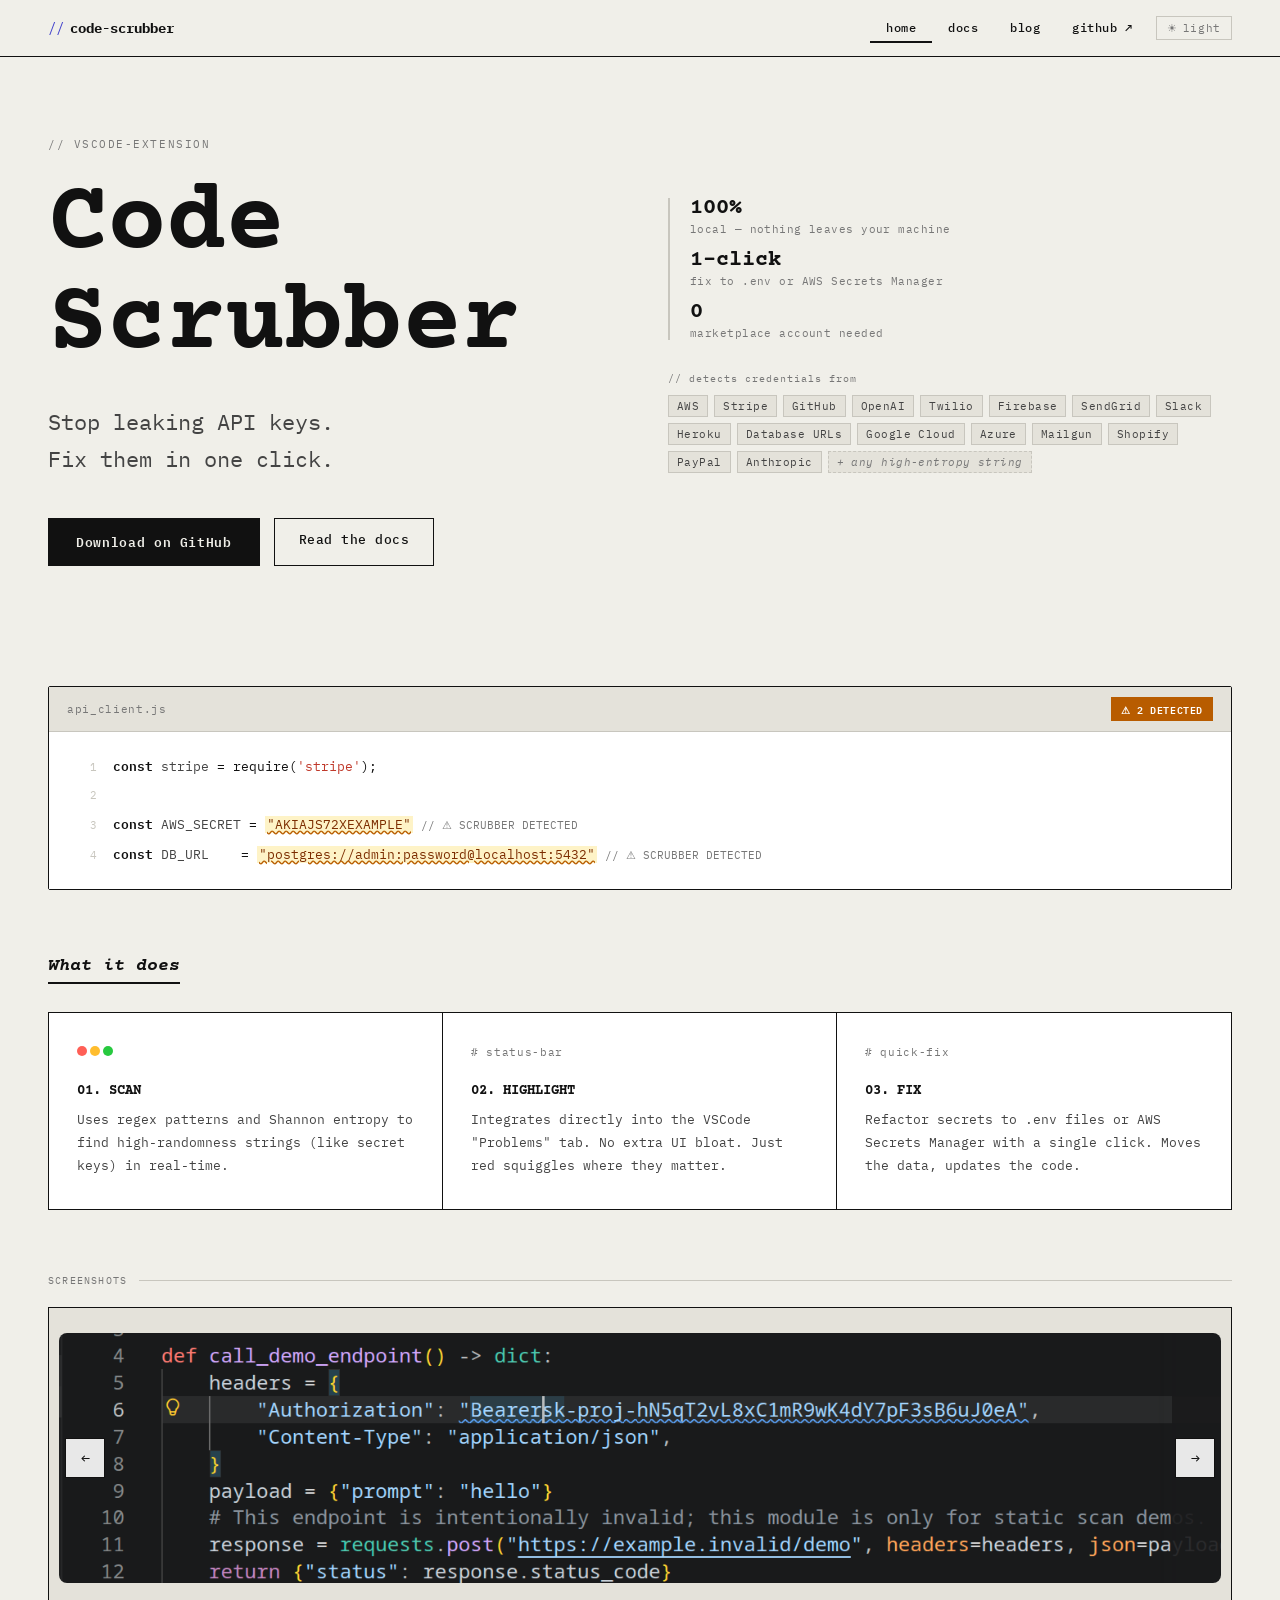
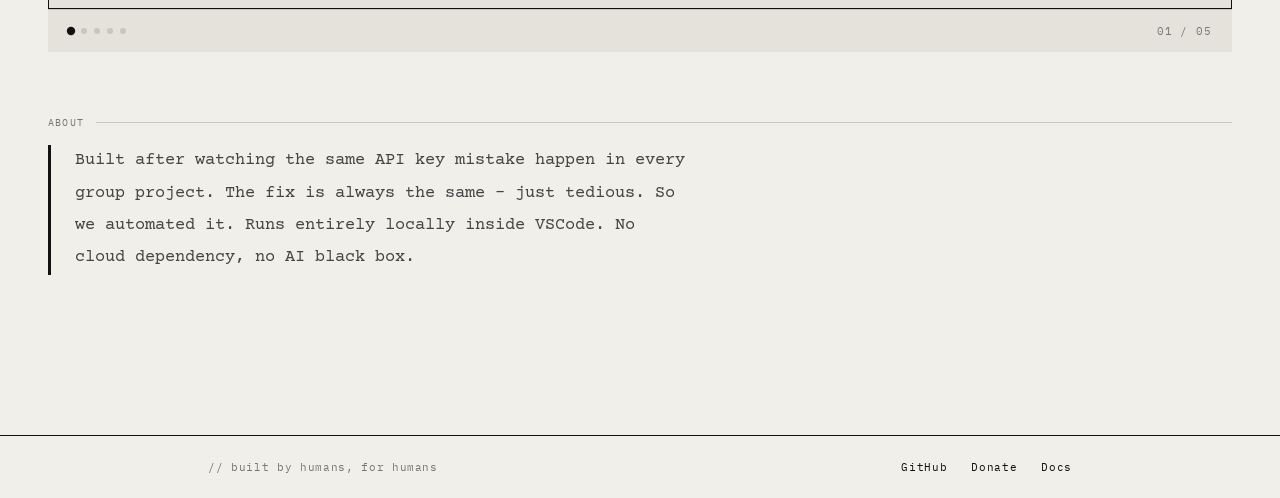
<file: index.html>
<!DOCTYPE html>
<html lang="en">
<head>
  <meta charset="UTF-8" />
  <meta name="viewport" content="width=device-width, initial-scale=1.0" />
  <title>Code Scrubber — Stop leaking API keys</title>
  <meta name="description" content="A VSCode extension that scans your workspace for leaked API keys and credentials, and fixes them in one click." />
  <meta property="og:title" content="Code Scrubber" />
  <meta property="og:description" content="Stop leaking API keys. Fix them in one click." />
  <meta property="og:image" content="assets/img/og-image.png" />
  <link rel="icon" type="image/x-icon" href="assets/img/favicon.ico">
  <link rel="shortcut icon" href="assets/img/favicon.ico">
  <link rel="stylesheet" href="assets/css/base.css" />
  <link rel="stylesheet" href="assets/css/nav.css" />
  <link rel="stylesheet" href="assets/css/home.css" />
  <link rel="stylesheet" href="assets/css/footer.css" />
</head>
<body>

  <nav>
    <div class="nav-inner">
      <a class="nav-logo" href="index.html"><span class="logo-slash">// </span>code-scrubber</a>
      <div class="nav-right">
        <div class="nav-links">
          <a class="nav-link" href="index.html">home</a>
          <a class="nav-link" href="docs.html">docs</a>
          <a class="nav-link" href="blog.html">blog</a>
          <a class="nav-link" href="https://github.com/twilight0963/code-scrubber" target="_blank">github ↗</a>
        </div>
        <button class="theme-btn" id="theme-btn">
          <span id="theme-icon">☀</span><span id="theme-label">light</span>
        </button>
      </div>
    </div>
  </nav>

  <div class="wrap">
    <div class="hero-layout">
      <div>
        <div class="hero-eyebrow">// vscode-extension</div>
        <h1>Code<br>Scrubber</h1>
        <div class="hero-sub">Stop leaking API keys.<br>Fix them in one click.</div>
        <div class="hero-btns">
          <a class="btn-dark" href="https://github.com/twilight0963/code-scrubber/releases" target="_blank">Download on GitHub</a>
          <a class="btn-outline" href="docs.html">Read the docs</a>
        </div>
      </div>
      <div>
        <div class="hero-info">
          <div class="hero-stat-row">
            <div class="hero-stat">
              <span class="hero-stat-num">100%</span>
              <span class="hero-stat-label">local — nothing leaves your machine</span>
            </div>
            <div class="hero-stat">
              <span class="hero-stat-num">1-click</span>
              <span class="hero-stat-label">fix to .env or AWS Secrets Manager</span>
            </div>
            <div class="hero-stat">
              <span class="hero-stat-num">0</span>
              <span class="hero-stat-label">marketplace account needed</span>
            </div>
          </div>
          <div class="hero-detects">
            <div class="hero-detects-label">// detects credentials from</div>
            <div class="hero-tags">
              <span class="hero-tag">AWS</span>
              <span class="hero-tag">Stripe</span>
              <span class="hero-tag">GitHub</span>
              <span class="hero-tag">OpenAI</span>
              <span class="hero-tag">Twilio</span>
              <span class="hero-tag">Firebase</span>
              <span class="hero-tag">SendGrid</span>
              <span class="hero-tag">Slack</span>
              <span class="hero-tag">Heroku</span>
              <span class="hero-tag">Database URLs</span>
              <span class="hero-tag">Google Cloud</span>
              <span class="hero-tag">Azure</span>
              <span class="hero-tag">Mailgun</span>
              <span class="hero-tag">Shopify</span>
              <span class="hero-tag">PayPal</span>
              <span class="hero-tag">Anthropic</span>
              <span class="hero-tag hero-tag-more">+ any high-entropy string</span>
            </div>
          </div>
        </div>
      </div>
    </div>

    <div class="code-preview">
      <div class="code-bar">
        <span class="code-bar-name">api_client.js</span>
        <span class="code-badge">⚠ 2 DETECTED</span>
      </div>
      <div class="code-body">
        <span class="code-line"><span class="ln">1</span><span class="tok-k">const</span> <span class="tok-v">stripe</span> = require(<span class="tok-s">'stripe'</span>);</span>
        <span class="code-line"><span class="ln">2</span>&nbsp;</span>
        <span class="code-line"><span class="ln">3</span><span class="tok-k">const</span> <span class="tok-v">AWS_SECRET</span> = <span class="tok-flag">"AKIAJS72XEXAMPLE"</span> <span class="tok-c">// ⚠ SCRUBBER DETECTED</span></span>
        <span class="code-line"><span class="ln">4</span><span class="tok-k">const</span> <span class="tok-v">DB_URL</span>&nbsp;&nbsp;&nbsp;&nbsp;= <span class="tok-flag">"postgres://admin:password@localhost:5432"</span> <span class="tok-c">// ⚠ SCRUBBER DETECTED</span></span>
      </div>
    </div>

    <div class="page-section">
      <div class="what-heading">What it does</div>
      <div class="feat-grid">
        <div class="feat-card">
          <div class="feat-top"><span class="dot-r"></span><span class="dot-y"></span><span class="dot-g"></span></div>
          <div class="feat-num">01. SCAN</div>
          <p>Uses regex patterns and Shannon entropy to find high-randomness strings (like secret keys) in real-time.</p>
        </div>
        <div class="feat-card">
          <div class="feat-top"># status-bar</div>
          <div class="feat-num">02. HIGHLIGHT</div>
          <p>Integrates directly into the VSCode "Problems" tab. No extra UI bloat. Just red squiggles where they matter.</p>
        </div>
        <div class="feat-card">
          <div class="feat-top"># quick-fix</div>
          <div class="feat-num">03. FIX</div>
          <p>Refactor secrets to .env files or AWS Secrets Manager with a single click. Moves the data, updates the code.</p>
        </div>
      </div>
    </div>

    <div class="carousel-wrap">
      <div class="carousel-label">screenshots</div>
      <div class="carousel" id="carousel">
        <div class="carousel-track" id="carousel-track">
          <div class="carousel-slide">
            <img src="assets/img/screenshots/pasted file.png" alt="Problems tab view">
          </div>
          <div class="carousel-slide">
            
            <img src="assets/img/screenshots/problem-tab.png" alt="Problems tab view">
          </div>
          <div class="carousel-slide">
            
            <img src="assets/img/screenshots/noprblem.png" alt="ENV refactor view">
          </div>
          <div class="carousel-slide">
            
            <img src="assets/img/screenshots/env.png" alt="Git history scan view">
          </div>
          <div class="carousel-slide">
            
            <img src="assets/img/screenshots/encryopt.png" alt="Full workspace overview view">
          </div>
        </div>
        <div class="carousel-controls">
          <button class="carousel-btn" id="carousel-prev">←</button>
          <button class="carousel-btn" id="carousel-next">→</button>
        </div>
      </div>
      <div class="carousel-footer">
        <div class="carousel-dots" id="carousel-dots"></div>
        <div class="carousel-counter" id="carousel-counter">01 / 05</div>
      </div>
    </div>

    <div class="page-section" style="padding-bottom: 80px;">
      <div class="section-label">about</div>
      <p class="about-text">Built after watching the same API key mistake happen in every group project. The fix is always the same - just tedious. So we automated it. Runs entirely locally inside VSCode. No cloud dependency, no AI black box.</p>
    </div>
  </div>

  <footer>
    <div class="footer-inner">
      <p>// built by humans, for humans</p>
      <div class="f-links">
        <a href="https://github.com/twilight0963/code-scrubber" target="_blank">GitHub</a>
        <a href="#">Donate</a>
        <a href="docs.html">Docs</a>
      </div>
    </div>
  </footer>

  <script src="assets/js/theme.js" defer></script>
  <script src="assets/js/nav.js" defer></script>
  <script src="assets/js/carousel.js" defer></script>
</body>
</html>
</file>
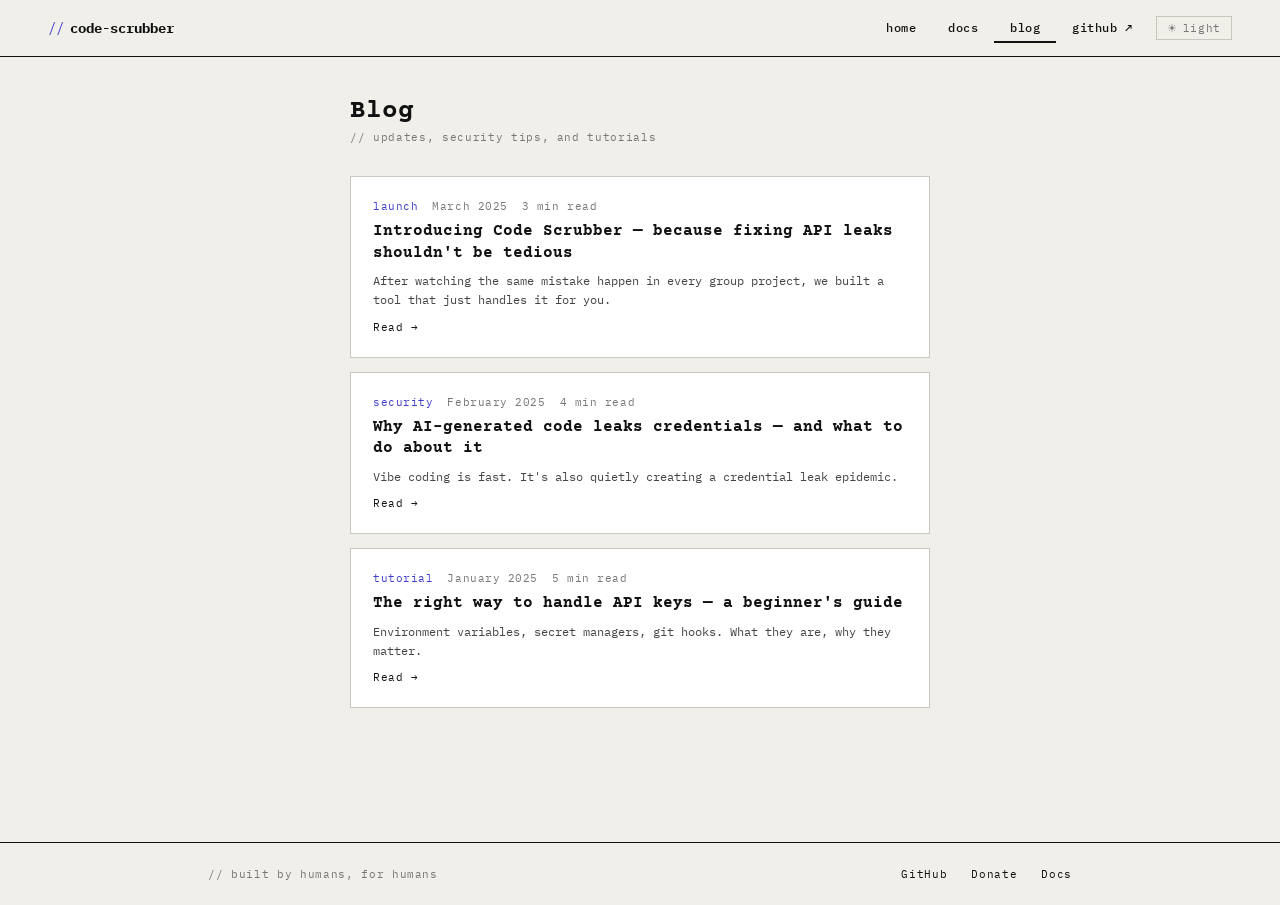
<file: blog.html>
<!DOCTYPE html>
<html lang="en">
<head>
  <meta charset="UTF-8" />
  <meta name="viewport" content="width=device-width, initial-scale=1.0" />
  <title>Blog — Code Scrubber</title>
  <meta name="description" content="Updates, security tips, and tutorials from the Code Scrubber team." />
  <meta property="og:title" content="Code Scrubber Blog" />
  <meta property="og:description" content="Updates, security tips, and tutorials from the Code Scrubber team." />
  <meta property="og:image" content="assets/img/og-image.png" />
  <link rel="stylesheet" href="assets/css/base.css" />
  <link rel="stylesheet" href="assets/css/nav.css" />
  <link rel="stylesheet" href="assets/css/blog.css" />
  <link rel="stylesheet" href="assets/css/footer.css" />
</head>
<body>

  <!-- NAV -->
  <nav>
    <div class="nav-inner">
    <a class="nav-logo" href="index.html"><span class="logo-slash">// </span>code-scrubber</a>
    <div class="nav-right">
      <div class="nav-links">
        <a class="nav-link" href="index.html">home</a>
        <a class="nav-link" href="docs.html">docs</a>
        <a class="nav-link" href="blog.html">blog</a>
        <a class="nav-link" href="https://github.com/twilight0963/code-scrubber" target="_blank">github ↗</a>
      </div>
      <button class="theme-btn" id="theme-btn">
        <span id="theme-icon">☀</span>
        <span id="theme-label">light</span>
      </button>
    </div>
      </div>
  </nav>

  <!-- POST LIST -->
  <div id="post-list" class="post-list">
    <div class="blog-wrap">
      <h2>Blog</h2>
      <div class="blog-sub">// updates, security tips, and tutorials</div>

      <div class="post-card" data-post="1">
        <div class="post-meta"><span class="post-tag">launch</span><span>March 2025</span><span>3 min read</span></div>
        <h3>Introducing Code Scrubber — because fixing API leaks shouldn't be tedious</h3>
        <p>After watching the same mistake happen in every group project, we built a tool that just handles it for you.</p>
        <span class="post-cta">Read →</span>
      </div>

      <div class="post-card" data-post="2">
        <div class="post-meta"><span class="post-tag">security</span><span>February 2025</span><span>4 min read</span></div>
        <h3>Why AI-generated code leaks credentials — and what to do about it</h3>
        <p>Vibe coding is fast. It's also quietly creating a credential leak epidemic.</p>
        <span class="post-cta">Read →</span>
      </div>

      <div class="post-card" data-post="3">
        <div class="post-meta"><span class="post-tag">tutorial</span><span>January 2025</span><span>5 min read</span></div>
        <h3>The right way to handle API keys — a beginner's guide</h3>
        <p>Environment variables, secret managers, git hooks. What they are, why they matter.</p>
        <span class="post-cta">Read →</span>
      </div>
    </div>
  </div>

  <!-- POST FULL VIEW (filled by blog.js) -->
  <div id="post-full" class="post-full blog-wrap"></div>

  <!-- POST CONTENT TEMPLATES (hidden) -->
  <template id="post-content-1">
    <button class="back-btn">← back to blog</button>
    <div class="post-meta"><span class="post-tag">launch</span><span>March 2025</span></div>
    <h2>Introducing Code Scrubber</h2>
    <p>Every group project. Every time. Someone commits an API key. It's in the history. The key has to be revoked. It takes an hour. Everyone is annoyed. We've been there more times than we'd like to admit.</p>
    <p>Code Scrubber is a VSCode extension that just handles it. It runs in the background, spots credentials the moment you type them, and offers a one-click fix. Move to <code style="font-family:var(--mono);font-size:12px;background:var(--ph);padding:2px 5px;border:1px solid var(--border)">.env</code>, done. No context switching, no manual editing, no forgetting.</p>
    <h3>Why a VSCode extension?</h3>
    <p>Because that's where the mistake happens. Not in a separate security tool, not in your CI pipeline — in the editor, while you're copying an API key from a browser tab and pasting it directly into your code. Catching it there, at that moment, is the only way it actually helps new developers build the habit.</p>
    <h3>What's next</h3>
    <p>The core scanner and refactor tool are working. We're adding Python refactor templates, encrypted .env sharing, and a compromised credentials checker. If something's broken, open an issue on GitHub. We'll fix it.</p>
  </template>

  <template id="post-content-2">
    <button class="back-btn">← back to blog</button>
    <div class="post-meta"><span class="post-tag">security</span><span>February 2025</span></div>
    <h2>Why AI-generated code leaks credentials</h2>
    <p>Vibe coding is fast. You describe what you want, the model generates the code, you paste it in, it works. What it doesn't do is remind you that the API key you included in your prompt just ended up hard-coded in the output.</p>
    <p>This is a structural problem. LLMs generate plausible code. If your prompt contains a key — because you were showing context, because you copied from an existing file — it will appear in the output. The model isn't making a mistake. It's doing exactly what you asked.</p>
    <h3>What regex still catches</h3>
    <p>LLMs built into editors sometimes catch obvious patterns. But the check is often shallow, optional, and happens after the code is already written. A static extension running on every save catches it regardless of how the code was generated — by hand, by Copilot, by Cursor, by paste.</p>
    <p>Entropy-based detection catches the cases regex misses: unknown token formats, internal service credentials, anything that looks random but doesn't match a known pattern.</p>
  </template>

  <template id="post-content-3">
    <button class="back-btn">← back to blog</button>
    <div class="post-meta"><span class="post-tag">tutorial</span><span>January 2025</span></div>
    <h2>The right way to handle API keys</h2>
    <p>If you just got an API key and you're about to paste it into your code — stop. Here's what to do instead, and why it matters.</p>
    <h3>Step 1: Use a .env file</h3>
    <p>Create a file called <code style="font-family:var(--mono);font-size:12px;background:var(--ph);padding:2px 5px;border:1px solid var(--border)">.env</code> at the root of your project. Put your key there. Then add <code style="font-family:var(--mono);font-size:12px;background:var(--ph);padding:2px 5px;border:1px solid var(--border)">.env</code> to your <code style="font-family:var(--mono);font-size:12px;background:var(--ph);padding:2px 5px;border:1px solid var(--border)">.gitignore</code>.</p>
    <h3>Step 2: Never commit .env</h3>
    <p>The whole point of a .env file is that it stays on your machine. It doesn't go to GitHub. Each person has their own copy with their own keys.</p>
    <h3>Step 3: If it's already in your git history</h3>
    <p>Revoke the key immediately — treat it as compromised. Then remove it from history using <code style="font-family:var(--mono);font-size:12px;background:var(--ph);padding:2px 5px;border:1px solid var(--border)">git filter-repo</code>. Deleting the file isn't enough; the key is still in older commits. Code Scrubber's git history scanner will find these for you.</p>
  </template>

  <!-- FOOTER -->
  <footer>
    <div class="footer-inner">
    <p>// built by humans, for humans</p>
    <div class="f-links">
      <a href="https://github.com/twilight0963/code-scrubber" target="_blank">GitHub</a>
      <a href="#">Donate</a>
      <a href="docs.html">Docs</a>
    </div>
    </div>
  </footer>

  <script src="assets/js/theme.js" defer></script>
  <script src="assets/js/nav.js" defer></script>
  <script src="assets/js/blog.js" defer></script>
</body>
</html>
</file>
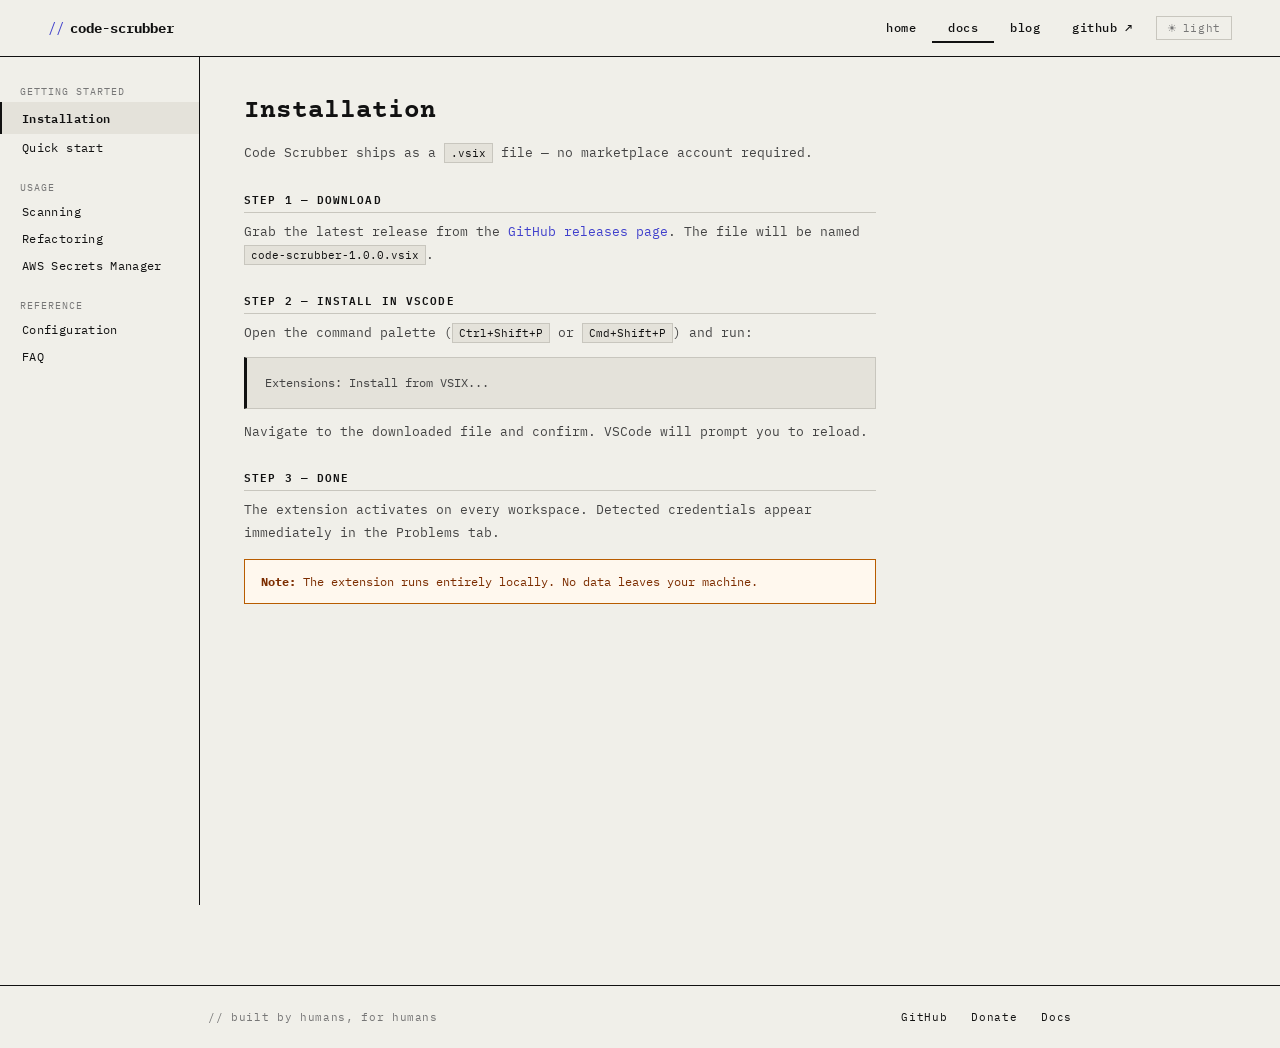
<file: docs.html>
<!DOCTYPE html>
<html lang="en">
<head>
  <meta charset="UTF-8" />
  <meta name="viewport" content="width=device-width, initial-scale=1.0" />
  <title>Docs — Code Scrubber</title>
  <meta name="description" content="Documentation for Code Scrubber VSCode extension. Installation, usage, configuration and FAQ." />
  <meta property="og:title" content="Code Scrubber Docs" />
  <meta property="og:description" content="Full documentation for the Code Scrubber VSCode extension." />
  <meta property="og:image" content="assets/img/og-image.png" />
  <link rel="stylesheet" href="assets/css/base.css" />
  <link rel="stylesheet" href="assets/css/nav.css" />
  <link rel="stylesheet" href="assets/css/docs.css" />
  <link rel="stylesheet" href="assets/css/footer.css" />
</head>
<body>

  <!-- NAV -->
  <nav>
    <div class="nav-inner">
    <a class="nav-logo" href="index.html"><span class="logo-slash">// </span>code-scrubber</a>
    <div class="nav-right">
      <div class="nav-links">
        <a class="nav-link" href="index.html">home</a>
        <a class="nav-link" href="docs.html">docs</a>
        <a class="nav-link" href="blog.html">blog</a>
        <a class="nav-link" href="https://github.com" target="_blank">github ↗</a>
      </div>
      <button class="theme-btn" id="theme-btn">
        <span id="theme-icon">☀</span>
        <span id="theme-label">light</span>
      </button>
    </div>
      </div>
  </nav>

  <div class="docs-wrap">

    <!-- SIDEBAR -->
    <aside class="docs-sidebar">
      <span class="ds-label">getting started</span>
      <button class="ds-link" data-doc="install">Installation</button>
      <button class="ds-link" data-doc="quickstart">Quick start</button>
      <span class="ds-label">usage</span>
      <button class="ds-link" data-doc="scan">Scanning</button>
      <button class="ds-link" data-doc="fix">Refactoring</button>
      <button class="ds-link" data-doc="aws">AWS Secrets Manager</button>
      <span class="ds-label">reference</span>
      <button class="ds-link" data-doc="config">Configuration</button>
      <button class="ds-link" data-doc="faq">FAQ</button>
    </aside>

    <!-- CONTENT -->
    <main class="doc-body">

      <section class="doc-section" data-doc="install">
        <h2>Installation</h2>
        <p>Code Scrubber ships as a <code>.vsix</code> file — no marketplace account required.</p>
        <h3>Step 1 — Download</h3>
        <p>Grab the latest release from the <a href="https://github.com/twilight0963/code-scrubber/releases" target="_blank" style="color:var(--accent)">GitHub releases page</a>. The file will be named <code>code-scrubber-1.0.0.vsix</code>.</p>
        <h3>Step 2 — Install in VSCode</h3>
        <p>Open the command palette (<code>Ctrl+Shift+P</code> or <code>Cmd+Shift+P</code>) and run:</p>
        <div class="code-doc">Extensions: Install from VSIX...</div>
        <p>Navigate to the downloaded file and confirm. VSCode will prompt you to reload.</p>
        <h3>Step 3 — Done</h3>
        <p>The extension activates on every workspace. Detected credentials appear immediately in the Problems tab.</p>
        <div class="callout"><strong>Note:</strong> The extension runs entirely locally. No data leaves your machine.</div>
      </section>

      <section class="doc-section" data-doc="quickstart">
        <h2>Quick start</h2>
        <p>Open any project and check the Problems tab at the bottom of VSCode. Detected credentials show up with filename and line number.</p>
        <h3>Fix a credential</h3>
        <p>Click the warning to jump to the line. Press <code>Ctrl+.</code> to see quick fixes:</p>
        <ul>
          <li>Move to .env file</li>
          <li>Upload to AWS Secrets Manager</li>
          <li>Dismiss (mark as intentional)</li>
        </ul>
        <div class="callout"><strong>Tip:</strong> Run <code>Code Scrubber: Scan Git History</code> to check past commits too.</div>
      </section>

      <section class="doc-section" data-doc="scan">
        <h2>Scanning</h2>
        <p>Two detection methods run in combination on every save.</p>
        <h3>Regex matching</h3>
        <p>Known credential formats — AWS keys, Stripe keys, GitHub tokens — matched against curated patterns.</p>
        <h3>Shannon entropy</h3>
        <p>Measures character randomness. Strings above the threshold get flagged as likely credentials.</p>
        <div class="code-doc"># entropy threshold (default: 4.5 bits/char)
"entropy.threshold": 4.5</div>
        <h3>Git history scan</h3>
        <p>Run <code>Code Scrubber: Scan Git History</code> from the command palette to check all past commits in your local repo.</p>
      </section>

      <section class="doc-section" data-doc="fix">
        <h2>Refactoring</h2>
        <p>The refactor action moves a detected credential into a <code>.env</code> file and rewrites the reference.</p>
        <h3>Before</h3>
        <div class="code-doc">const client = stripe('sk_live_4xKj9mNpQr7vWzXy');</div>
        <h3>After</h3>
        <div class="code-doc">const client = stripe(process.env.STRIPE_SECRET_KEY);</div>
        <p>And in your <code>.env</code>:</p>
        <div class="code-doc">STRIPE_SECRET_KEY=sk_live_4xKj9mNpQr7vWzXy</div>
        <div class="callout"><strong>Remember:</strong> Add <code>.env</code> to your <code>.gitignore</code>. Code Scrubber will warn you if it's missing.</div>
      </section>

      <section class="doc-section" data-doc="aws">
        <h2>AWS Secrets Manager</h2>
        <p>If you have AWS credentials configured locally, Code Scrubber can push secrets directly to AWS and rewrite your code to fetch them at runtime.</p>
        <h3>Requirements</h3>
        <ul>
          <li>AWS CLI installed and configured (<code>aws configure</code>)</li>
          <li>IAM permissions: <code>secretsmanager:CreateSecret</code>, <code>secretsmanager:PutSecretValue</code></li>
        </ul>
        <div class="callout"><strong>Note:</strong> This feature is optional. You don't need an AWS account to use Code Scrubber.</div>
      </section>

      <section class="doc-section" data-doc="config">
        <h2>Configuration</h2>
        <p>All settings live in VSCode <code>settings.json</code> under the <code>codeScrubber</code> namespace.</p>
        <div class="code-doc">{
  "codeScrubber.entropy.threshold": 4.5,
  "codeScrubber.scanOnSave": true,
  "codeScrubber.ignorePaths": ["**/test/**", "**/*.md"],
  "codeScrubber.gitHistory.enabled": false
}</div>
        <h3>Options</h3>
        <ul>
          <li><code>entropy.threshold</code> — float, 3.0–6.0. Lower = more sensitive.</li>
          <li><code>scanOnSave</code> — re-scan the file on every save.</li>
          <li><code>ignorePaths</code> — glob patterns to skip.</li>
          <li><code>gitHistory.enabled</code> — auto-scan git history on workspace open.</li>
        </ul>
      </section>

      <section class="doc-section" data-doc="faq">
        <h2>FAQ</h2>
        <h3>Does it send my code anywhere?</h3>
        <p>No. Everything runs locally in the VSCode extension process. No telemetry, no cloud scanning.</p>
        <h3>Why is it flagging something that isn't a key?</h3>
        <p>Entropy detection has false positives. Long random-looking strings (hashes, UUIDs, base64 data) can trigger it. Dismiss individual warnings or raise the entropy threshold in settings.</p>
        <h3>Does it work with languages other than JavaScript?</h3>
        <p>Yes — it scans plain text and works with any language. The refactor-to-.env action currently generates JavaScript syntax; Python support is on the roadmap.</p>
        <h3>Can I use it without Git?</h3>
        <p>Yes. The workspace scanner works without a git repo. The git history feature simply won't be available.</p>
      </section>

    </main>
  </div>

  <!-- FOOTER -->
  <footer>
    <div class="footer-inner">
    <p>// built by humans, for humans</p>
    <div class="f-links">
      <a href="https://github.com/twilight0963/code-scrubber" target="_blank">GitHub</a>
      <a href="#">Donate</a>
      <a href="docs.html">Docs</a>
    </div>
    </div>
  </footer>

  <script src="assets/js/theme.js" defer></script>
  <script src="assets/js/nav.js" defer></script>
  <script src="assets/js/docs.js" defer></script>
</body>
</html>
</file>
<file: assets/css/base.css>
@import url('https://fonts.googleapis.com/css2?family=Courier+Prime:ital,wght@0,400;0,700;1,400&family=IBM+Plex+Mono:wght@400;500;600&display=swap');

/* ── VARIABLES ── */
:root {
  --bg:       #f0efe9;
  --paper:    #ffffff;
  --ink:      #111111;
  --ink2:     #444444;
  --ink3:     #777777;
  --border:   #c8c6be;
  --border2:  #111111;
  --ph:       #e4e2da;
  --ph2:      #d0cec6;
  --accent:   #4040cc;
  --warn:     #b85c00;
  --mono:     'IBM Plex Mono', monospace;
  --serif:    'Courier Prime', monospace;
}

[data-theme="dark"] {
  --bg:      #141414;
  --paper:   #1e1e1e;
  --ink:     #f0efe9;
  --ink2:    #aaa89e;
  --ink3:    #666560;
  --border:  #333330;
  --border2: #f0efe9;
  --ph:      #262622;
  --ph2:     #303030;
  --accent:  #8888ff;
}

/* ── RESET ── */
*, *::before, *::after { box-sizing: border-box; margin: 0; padding: 0; }
html { font-size: 16px; }
body {
  font-family: var(--mono);
  background: var(--bg);
  color: var(--ink);
  min-height: 100vh;
  transition: background 0.25s, color 0.25s;
  -webkit-font-smoothing: antialiased;
}
a { color: inherit; text-decoration: none; }
button { font-family: var(--mono); cursor: pointer; }
img { display: block; max-width: 100%; }

/* ── TYPOGRAPHY ── */
h1, h2, h3, h4 { font-family: var(--serif); font-weight: 700; color: var(--ink); }

/* ── SHARED UTILITIES ── */
.section-label {
  font-size: 10px;
  color: var(--ink3);
  letter-spacing: 0.12em;
  text-transform: uppercase;
  margin-bottom: 16px;
  display: flex;
  align-items: center;
  gap: 12px;
}
.section-label::after {
  content: '';
  flex: 1;
  height: 1px;
  background: var(--border);
}

.what-heading {
  font-family: var(--serif);
  font-size: 18px;
  font-weight: 700;
  font-style: italic;
  color: var(--ink);
  border-bottom: 2px solid var(--ink);
  padding-bottom: 6px;
  display: inline-block;
  margin-bottom: 28px;
}

.callout {
  border: 1px solid var(--warn);
  background: #fff8ee;
  padding: 12px 16px;
  font-size: 12px;
  color: #7c2d00;
  line-height: 1.6;
  margin: 14px 0;
}
[data-theme="dark"] .callout {
  background: #2a1800;
  color: #ffcc88;
  border-color: #7c4a00;
}

.code-doc {
  background: var(--ph);
  border: 1px solid var(--border);
  border-left: 3px solid var(--ink);
  padding: 14px 18px;
  font-family: var(--mono);
  font-size: 12px;
  color: var(--ink2);
  line-height: 1.8;
  margin: 12px 0;
  white-space: pre;
  overflow-x: auto;
}

.btn-dark {
  font-family: var(--mono);
  font-size: 13px;
  font-weight: 600;
  background: var(--ink);
  color: var(--bg);
  border: none;
  padding: 13px 28px;
  cursor: pointer;
  letter-spacing: 0.05em;
  transition: opacity 0.15s;
}
.btn-dark:hover { opacity: 0.8; }

.btn-outline {
  font-family: var(--mono);
  font-size: 13px;
  font-weight: 500;
  background: transparent;
  color: var(--ink);
  border: 1.5px solid var(--ink);
  padding: 12px 24px;
  cursor: pointer;
  letter-spacing: 0.04em;
  transition: background 0.1s;
}
.btn-outline:hover { background: var(--ph); }

/* ── LAYOUT WRAPPER ── */
.wrap {
  width: 100%;
  max-width: 1400px;
  margin: 0 auto;
  padding: 0 48px;
}

.page-section {
  padding: 64px 0 0;
}

/* Inner content max-width for readability */
.content-narrow { max-width: 760px; }
</file>
<file: assets/css/nav.css>
/* ── NAV ── */
nav {
  border-bottom: 1.5px solid var(--border2);
  background: var(--bg);
  position: sticky;
  top: 0;
  z-index: 100;
  transition: background 0.25s, border-color 0.25s;
}

.nav-inner {
  width: 100%;
  max-width: 1600px;
  margin: 0 auto;
  padding: 0 48px;
  height: 56px;
  display: flex;
  align-items: center;
  justify-content: space-between;
}

.nav-logo {
  font-size: 14px;
  font-weight: 700;
  color: var(--ink);
  cursor: pointer;
  display: flex;
  align-items: center;
  gap: 6px;
  text-decoration: none;
}
.nav-logo:hover { opacity: 0.8; }

.logo-slash { color: #4040cc; font-weight: 400; }
[data-theme="dark"] .logo-slash { color: #8888ff; }

.nav-right {
  display: flex;
  align-items: center;
  gap: 8px;
}

.nav-links { display: flex; }

.nav-link {
  font-family: var(--mono);
  font-size: 12px;
  color: var(--ink);
  padding: 6px 16px;
  cursor: pointer;
  border: none;
  background: transparent;
  letter-spacing: 0.04em;
  font-weight: 500;
  border-bottom: 2px solid transparent;
  transition: border-color 0.1s;
  text-decoration: none;
  display: inline-block;
}
.nav-link:hover  { border-bottom: 2px solid var(--ink); }
.nav-link.active { border-bottom: 2px solid var(--ink); }

.theme-btn {
  font-family: var(--mono);
  font-size: 11px;
  color: var(--ink3);
  border: 1px solid var(--border);
  background: transparent;
  padding: 4px 10px;
  cursor: pointer;
  letter-spacing: 0.06em;
  transition: border-color 0.1s, color 0.1s;
  display: flex;
  align-items: center;
  gap: 5px;
}
.theme-btn:hover { border-color: var(--ink); color: var(--ink); }
</file>
<file: assets/css/home.css>
/* ── HERO ── */
.hero { padding: 80px 0 0; }

.hero-layout {
  display: grid;
  grid-template-columns: 1fr 1fr;
  gap: 56px;
  align-items: center;
  padding: 80px 0 64px;
}

.hero-eyebrow {
  font-size: 11px;
  color: var(--ink3);
  letter-spacing: 0.14em;
  text-transform: uppercase;
  margin-bottom: 24px;
}

.hero-layout h1 {
  font-family: var(--serif) !important;
  font-size: 100px !important;
  font-weight: 700;
  line-height: 1.0;
  color: var(--ink);
  margin-bottom: 28px;
  letter-spacing: -0.01em;
}

.hero-sub {
  font-family: var(--mono);
  font-size: 22px;
  color: var(--ink2);
  line-height: 1.7;
  margin-bottom: 40px;
  max-width: 440px;
}

.hero-btns { display: flex; gap: 14px; flex-wrap: wrap; }

/* ── CODE PREVIEW ── */
.code-preview {
  margin-top: 56px;
  border: 1.5px solid var(--border2);
  background: var(--paper);
  transition: background 0.25s;
  border-radius: 2px;
}

.code-bar {
  border-bottom: 1px solid var(--border);
  padding: 10px 18px;
  display: flex;
  align-items: center;
  background: var(--ph);
  transition: background 0.25s;
}

.code-bar-name { font-size: 11px; color: var(--ink3); letter-spacing: 0.06em; }

.code-badge {
  margin-left: auto;
  font-size: 10px;
  background: #b85c00;
  color: #fff;
  padding: 3px 10px;
  letter-spacing: 0.06em;
  font-weight: 600;
}

.code-body {
  padding: 20px 24px;
  font-size: 13px;
  line-height: 2.2;
  background: var(--paper);
  transition: background 0.25s;
  overflow-x: auto;
}

.code-line { display: block; white-space: nowrap; }

.ln {
  color: var(--border);
  width: 24px;
  display: inline-block;
  text-align: right;
  margin-right: 16px;
  font-size: 11px;
  user-select: none;
}

.tok-k  { color: var(--ink); font-weight: 600; }
.tok-v  { color: var(--ink2); }
.tok-s  { color: #c0392b; }
.tok-c  { color: var(--ink3); font-size: 11px; }
.tok-flag {
  color: #7c2d00;
  background: #fef3c7;
  text-decoration: underline;
  text-decoration-style: wavy;
  text-decoration-color: #b85c00;
  padding: 0 2px;
}
[data-theme="dark"] .tok-flag { color: #ffcc88; background: #3a2800; }

/* ── FEATURE GRID ── */
.feat-grid {
  display: grid;
  grid-template-columns: repeat(3, 1fr);
  border: 1.5px solid var(--border2);
  overflow: hidden;
}

.feat-card {
  padding: 32px 28px;
  border-right: 1px solid var(--border2);
  background: var(--paper);
  transition: background 0.25s;
}
.feat-card:last-child { border-right: none; }

.feat-top {
  margin-bottom: 18px;
  font-size: 11px;
  color: var(--ink3);
  letter-spacing: 0.06em;
  min-height: 20px;
}

.dot-r { width: 10px; height: 10px; border-radius: 50%; background: #ff5f56; display: inline-block; }
.dot-y { width: 10px; height: 10px; border-radius: 50%; background: #ffbd2e; display: inline-block; margin: 0 3px; }
.dot-g { width: 10px; height: 10px; border-radius: 50%; background: #27c93f; display: inline-block; }

.feat-num {
  font-family: var(--serif);
  font-size: 14px;
  font-weight: 700;
  color: var(--ink);
  margin-bottom: 10px;
}
.feat-card p { font-size: 13px; color: var(--ink2); line-height: 1.75; }

/* ── CAROUSEL ── */
.carousel-wrap { padding-top: 64px; }

.carousel-label {
  font-size: 10px;
  color: var(--ink3);
  letter-spacing: 0.12em;
  text-transform: uppercase;
  margin-bottom: 20px;
  display: flex;
  align-items: center;
  gap: 12px;
}
.carousel-label::after { content: ''; flex: 1; height: 1px; background: var(--border); }

.carousel {
  position: relative;
  border: 1.5px solid var(--border2);
  background: var(--ph);
  overflow: hidden;
}

.carousel-track {
  display: flex;
  transition: transform 0.4s cubic-bezier(0.4, 0, 0.2, 1);
}

.carousel-slide {
  min-width: 100%;
  aspect-ratio: 16 / 9;
  display: flex;
  flex-direction: column;
  align-items: center;
  justify-content: center;
  gap: 16px;
  background: var(--ph);
  transition: background 0.25s;
  flex-shrink: 0;
  max-height: 300px;
}
.carousel-slide img { 
  width: calc(100% - 20px); 
  height: 100%; 
  max-height: 250px; 
  object-fit: cover; 
  border-radius: 8px;
}

.slide-icon {
  width: 52px;
  height: 52px;
  border: 1.5px solid var(--border2);
  display: flex;
  align-items: center;
  justify-content: center;
  font-size: 22px;
  background: var(--paper);
  transition: background 0.25s;
  color: var(--ink);
}
.slide-title { font-size: 13px; font-weight: 600; color: var(--ink); letter-spacing: 0.08em; text-align: center; }
.slide-desc  { font-size: 12px; color: var(--ink3); text-align: center; max-width: 340px; line-height: 1.65; }
.slide-res   { font-size: 10px; color: var(--ph2); letter-spacing: 0.06em; margin-top: 2px; }

.carousel-controls {
  position: absolute;
  top: 50%;
  transform: translateY(-50%);
  width: 100%;
  display: flex;
  justify-content: space-between;
  padding: 0 16px;
  pointer-events: none;
}

.carousel-btn {
  pointer-events: all;
  width: 40px;
  height: 40px;
  background: var(--paper);
  border: 1.5px solid var(--border2);
  cursor: pointer;
  font-size: 15px;
  color: var(--ink);
  display: flex;
  align-items: center;
  justify-content: center;
  transition: background 0.1s, color 0.1s;
  font-family: var(--mono);
  opacity: 0.9;
}
.carousel-btn:hover { background: var(--ink); color: var(--bg); opacity: 1; }

.carousel-footer {
  display: flex;
  align-items: center;
  justify-content: space-between;
  padding: 14px 20px;
  border-top: 1px solid var(--border);
  background: var(--ph);
  transition: background 0.25s;
}

.carousel-dots { display: flex; gap: 7px; align-items: center; }

.c-dot {
  width: 6px;
  height: 6px;
  border-radius: 50%;
  background: var(--border);
  cursor: pointer;
  transition: background 0.2s, transform 0.2s;
  border: none;
  padding: 0;
}
.c-dot.active { background: var(--ink); transform: scale(1.4); }
.carousel-counter { font-size: 11px; color: var(--ink3); letter-spacing: 0.08em; }

/* ── ABOUT ── */
.about-text {
  font-family: var(--serif);
  font-size: 17px;
  color: var(--ink2);
  line-height: 1.9;
  max-width: 640px;
  border-left: 3px solid var(--ink);
  padding-left: 24px;
}

.hero-info { display: flex; flex-direction: column; gap: 32px; margin-bottom: 32px; }
.hero-stat-row { display: flex; flex-direction: column; gap: 14px; border-left: 2px solid var(--border); padding-left: 20px; }
.hero-stat { display: flex; flex-direction: column; gap: 2px; }
.hero-stat-num { font-family: var(--serif); font-size: 22px; font-weight: 700; color: var(--ink); line-height: 1; }
.hero-stat-label { font-size: 11px; color: var(--ink3); letter-spacing: 0.04em; }
.hero-detects-label { font-size: 10px; color: var(--ink3); letter-spacing: 0.1em; margin-bottom: 10px; }
.hero-tags { display: flex; flex-wrap: wrap; gap: 6px; }
.hero-tag { font-family: var(--mono); font-size: 11px; color: var(--ink2); background: var(--ph); border: 1px solid var(--border); padding: 3px 8px; letter-spacing: 0.04em; }
.hero-tag-more { color: var(--ink3); border-style: dashed; font-style: italic; }
</file>
<file: assets/css/footer.css>
/* ── FOOTER ── */
footer {
  margin-top: 80px;
  border-top: 1.5px solid var(--border2);
  background: var(--bg);
  transition: background 0.25s;
}

.footer-inner {
  width: 100%;
  max-width: 960px;
  margin: 0 auto;
  padding: 24px 48px;
  display: flex;
  align-items: center;
  justify-content: space-between;
  position: relative;
}

footer p {
  font-size: 11px;
  color: var(--ink3);
  letter-spacing: 0.06em;
  margin: 0;
  flex: 1;
}

.f-links { 
  display: flex; 
  gap: 24px;
  margin-left: auto;
  margin-right: 0;
}

.f-links a {
  font-size: 11px;
  color: var(--ink);
  letter-spacing: 0.06em;
  cursor: pointer;
  text-decoration: none;
  transition: opacity 0.1s;
}
.f-links a:hover { text-decoration: underline; }
</file>
<file: assets/css/blog.css>
/* ── BLOG ── */
.blog-wrap { max-width: 660px; margin: 0 auto; padding: 40px; }

.blog-wrap h2 {
  font-family: var(--serif);
  font-size: 26px;
  font-weight: 700;
  color: var(--ink);
  margin-bottom: 4px;
}

.blog-sub { font-size: 11px; color: var(--ink3); letter-spacing: 0.06em; margin-bottom: 32px; }

/* ── POST CARDS ── */
.post-card {
  border: 1.5px solid var(--border);
  padding: 22px;
  margin-bottom: 14px;
  cursor: pointer;
  background: var(--paper);
  transition: border-color 0.15s, background 0.25s;
}
.post-card:hover { border-color: var(--ink); }

.post-meta {
  font-size: 11px;
  color: var(--ink3);
  letter-spacing: 0.05em;
  margin-bottom: 8px;
  display: flex;
  gap: 14px;
}

.post-tag { color: #4040cc; }
[data-theme="dark"] .post-tag { color: #8888ff; }

.post-card h3 {
  font-family: var(--serif);
  font-size: 16px;
  font-weight: 700;
  color: var(--ink);
  margin-bottom: 7px;
  line-height: 1.35;
}
.post-card p  { font-size: 12px; color: var(--ink2); line-height: 1.6; }
.post-cta     { font-size: 11px; color: var(--ink); margin-top: 10px; display: inline-block; letter-spacing: 0.05em; }

/* ── POST FULL ── */
.post-list { display: block; }
.post-full { display: none; max-width: 580px; margin: 0 auto; padding: 40px; }
.post-full.visible { display: block; }

.post-full h2 {
  font-family: var(--serif);
  font-size: 26px;
  font-weight: 700;
  color: var(--ink);
  margin-bottom: 12px;
  line-height: 1.25;
}

.post-full p {
  font-family: var(--serif);
  font-size: 14px;
  color: var(--ink2);
  line-height: 1.85;
  margin-bottom: 18px;
}

.post-full h3 {
  font-family: var(--mono);
  font-size: 11px;
  font-weight: 600;
  text-transform: uppercase;
  letter-spacing: 0.1em;
  color: var(--ink);
  margin: 24px 0 8px;
  border-bottom: 1px solid var(--border);
  padding-bottom: 4px;
}

.back-btn {
  font-size: 11px;
  color: var(--ink3);
  cursor: pointer;
  background: transparent;
  border: none;
  font-family: var(--mono);
  letter-spacing: 0.06em;
  padding: 0;
  margin-bottom: 22px;
  display: block;
  transition: color 0.1s;
}
.back-btn:hover { color: var(--ink); }
</file>
<file: assets/css/docs.css>
/* ── DOCS LAYOUT ── */
.docs-wrap {
  display: grid;
  grid-template-columns: 200px 1fr;
  min-height: calc(100vh - 52px);
}

/* ── SIDEBAR ── */
.docs-sidebar {
  border-right: 1.5px solid var(--border2);
  padding: 28px 0;
  background: var(--bg);
  transition: background 0.25s;
  position: sticky;
  top: 52px;
  height: calc(100vh - 52px);
  overflow-y: auto;
}

.ds-label {
  font-size: 10px;
  color: var(--ink3);
  letter-spacing: 0.1em;
  text-transform: uppercase;
  padding: 0 20px;
  margin-bottom: 4px;
  margin-top: 20px;
  display: block;
}
.ds-label:first-child { margin-top: 0; }

.ds-link {
  display: block;
  font-size: 12px;
  color: var(--ink);
  padding: 6px 20px;
  cursor: pointer;
  border: none;
  background: transparent;
  font-family: var(--mono);
  width: 100%;
  text-align: left;
  letter-spacing: 0.03em;
  border-left: 2px solid transparent;
  transition: background 0.1s;
}
.ds-link:hover  { background: var(--ph); }
.ds-link.active { border-left: 2px solid var(--ink); background: var(--ph); font-weight: 600; }

/* ── DOC CONTENT ── */
.doc-body {
  padding: 40px 44px;
  background: var(--bg);
  transition: background 0.25s;
  max-width: 720px;
}

.doc-body h2 {
  font-family: var(--serif);
  font-size: 26px;
  font-weight: 700;
  color: var(--ink);
  margin-bottom: 16px;
}

.doc-body h3 {
  font-family: var(--mono);
  font-size: 11px;
  font-weight: 600;
  text-transform: uppercase;
  letter-spacing: 0.1em;
  color: var(--ink);
  margin: 24px 0 8px;
  border-bottom: 1px solid var(--border);
  padding-bottom: 4px;
}

.doc-body p { font-size: 13px; color: var(--ink2); line-height: 1.75; margin-bottom: 12px; }

.doc-body ul { padding-left: 18px; margin-bottom: 12px; }
.doc-body li { font-size: 13px; color: var(--ink2); line-height: 1.7; margin-bottom: 4px; }

.doc-body code {
  font-family: var(--mono);
  font-size: 11px;
  background: var(--ph);
  padding: 2px 6px;
  color: var(--ink);
  border: 1px solid var(--border);
}

/* Active section highlighting */
.doc-section { display: none; }
.doc-section.active { display: block; }
</file>
